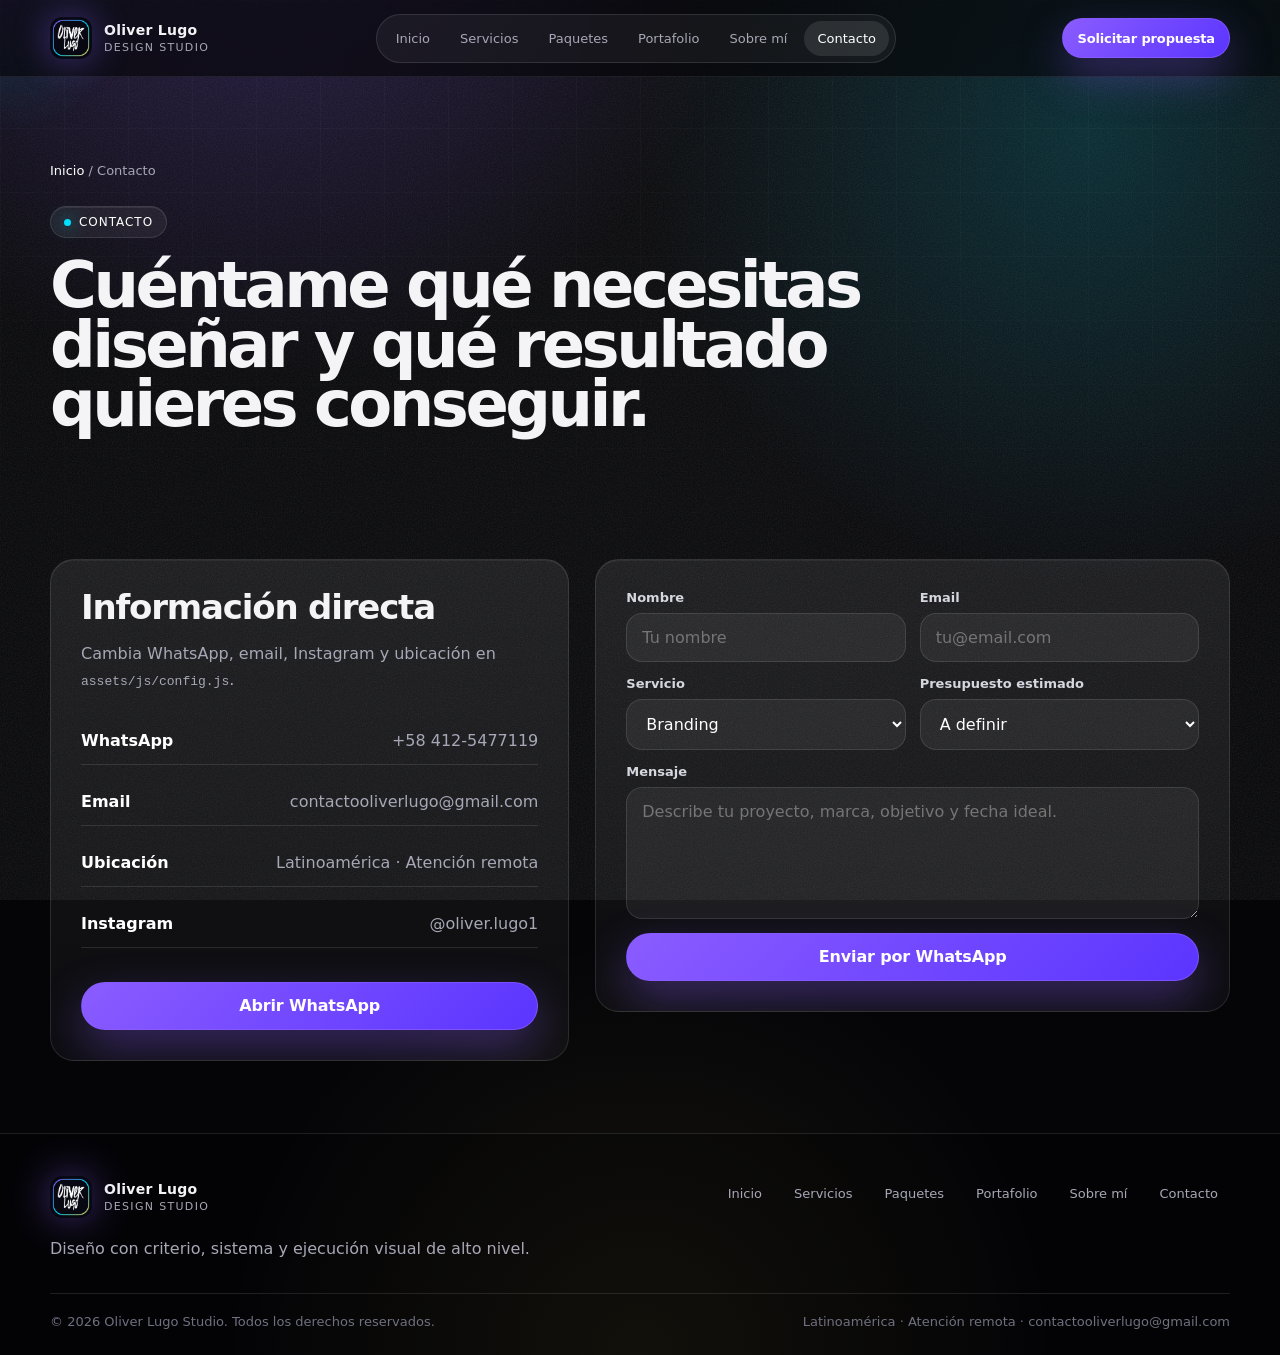
<file: contacto.html>
<!doctype html>
<html lang="es">
<head>
  <meta charset="utf-8"><meta name="viewport" content="width=device-width, initial-scale=1">
  <title>Contacto | Oliver Lugo Studio</title>
  <meta name="description" content="Contacta a Oliver Lugo para proyectos de diseño gráfico, branding, packaging, landing pages y dirección visual.">
  <link rel="icon" href="assets/img/favicon.svg" type="image/svg+xml"><link rel="stylesheet" href="assets/css/styles.css">
</head>
<body>
  <div class="progress-bar"></div><div class="cursor-glow"></div><div data-nav></div>
  <main>
    <section class="page-hero"><div class="container"><div class="breadcrumb"><a href="index.html">Inicio</a> / Contacto</div><span class="kicker">Contacto</span><h1 class="title-xl" style="margin-top:18px;max-width:900px">Cuéntame qué necesitas diseñar y qué resultado quieres conseguir.</h1></div></section>
    <section class="section compact">
      <div class="container contact-grid">
        <aside class="card contact-card reveal">
          <h2 class="title-md">Información directa</h2>
          <p class="text-muted" style="line-height:1.6">Cambia WhatsApp, email, Instagram y ubicación en <code>assets/js/config.js</code>.</p>
          <ul class="contact-list" data-contact-info></ul>
          <div class="hero-actions"><a class="btn primary full" data-whatsapp data-message="Hola Oliver, quiero una propuesta de diseño gráfico.">Abrir WhatsApp</a></div>
        </aside>
        <form class="card contact-card form reveal delay-2" data-contact-form>
          <div class="form-row">
            <div class="field"><label for="name">Nombre</label><input id="name" name="name" type="text" placeholder="Tu nombre" required></div>
            <div class="field"><label for="email">Email</label><input id="email" name="email" type="email" placeholder="tu@email.com"></div>
          </div>
          <div class="form-row">
            <div class="field"><label for="service">Servicio</label><select id="service" name="service"><option>Branding</option><option>Creativos para redes y ads</option><option>Packaging</option><option>Landing page</option><option>Dirección visual con IA</option><option>Auditoría visual</option></select></div>
            <div class="field"><label for="budget">Presupuesto estimado</label><select id="budget" name="budget"><option>A definir</option><option>$150 - $300</option><option>$300 - $650</option><option>$650+</option></select></div>
          </div>
          <div class="field"><label for="message">Mensaje</label><textarea id="message" name="message" placeholder="Describe tu proyecto, marca, objetivo y fecha ideal."></textarea></div>
          <button class="btn primary full" type="submit">Enviar por WhatsApp</button>
        </form>
      </div>
    </section>
  </main>
  <div data-footer></div><script src="assets/js/config.js"></script><script src="assets/js/app.js"></script>
</body>
</html>
</file>
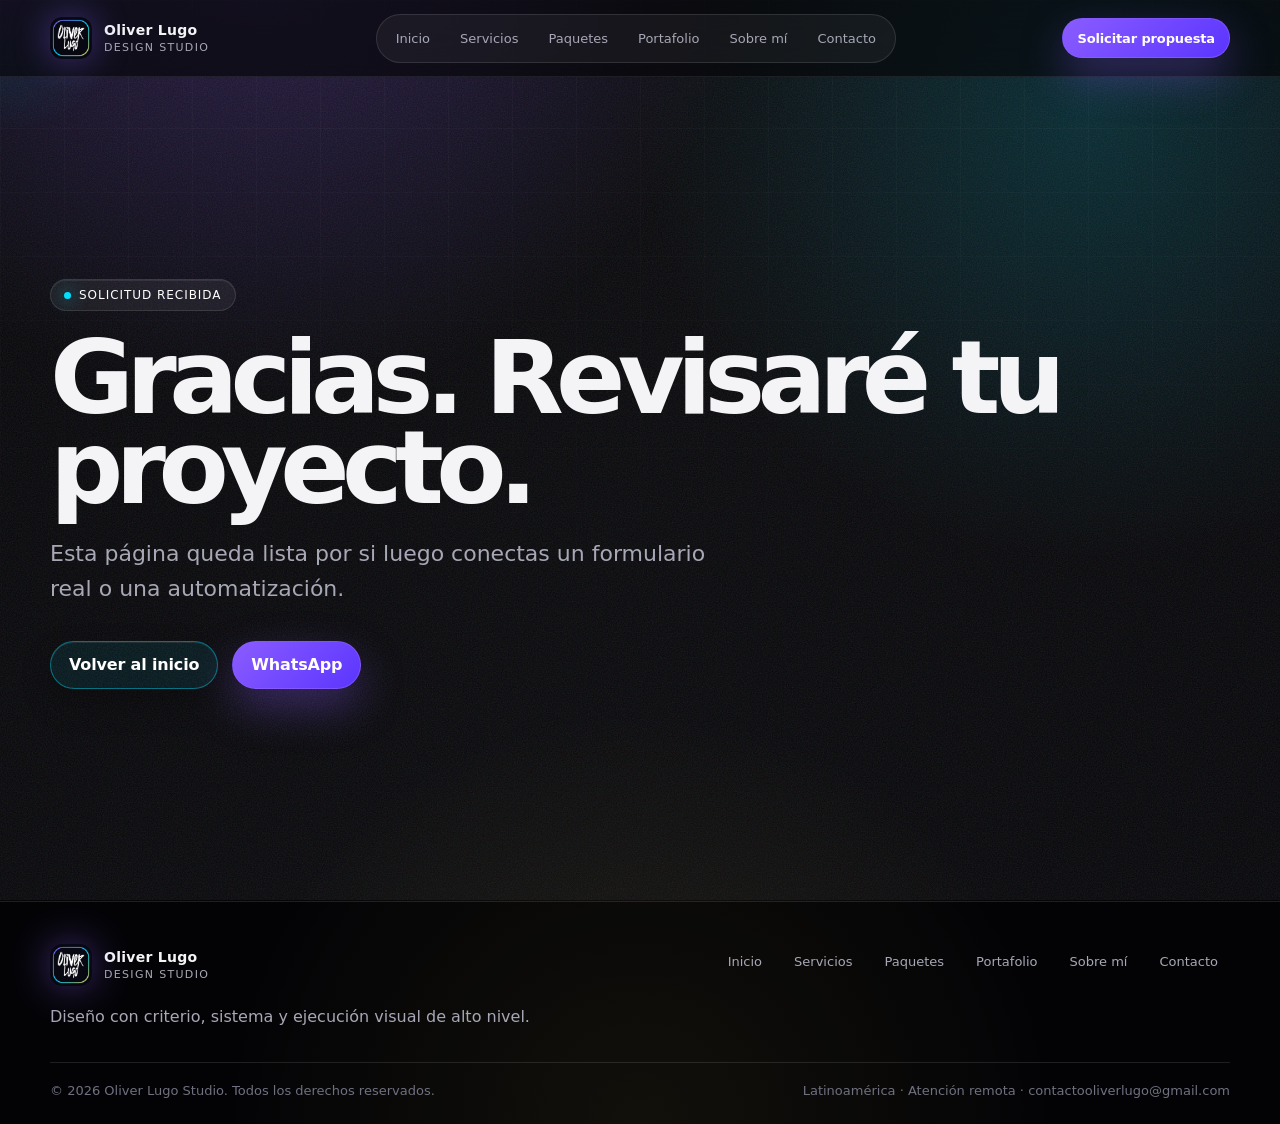
<file: gracias.html>
<!doctype html>
<html lang="es">
<head>
  <meta charset="utf-8"><meta name="viewport" content="width=device-width, initial-scale=1">
  <title>Gracias | Oliver Lugo Studio</title>
  <link rel="icon" href="assets/img/favicon.svg" type="image/svg+xml"><link rel="stylesheet" href="assets/css/styles.css">
</head>
<body>
  <div class="progress-bar"></div><div class="cursor-glow"></div><div data-nav></div>
  <main><section class="hero"><div class="container"><span class="kicker">Solicitud recibida</span><h1 class="display">Gracias. Revisaré tu proyecto.</h1><p class="lead">Esta página queda lista por si luego conectas un formulario real o una automatización.</p><div class="hero-actions"><a href="index.html" class="btn secondary">Volver al inicio</a><a class="btn primary" data-whatsapp>WhatsApp</a></div></div></section></main>
  <div data-footer></div><script src="assets/js/config.js"></script><script src="assets/js/app.js"></script>
</body>
</html>
</file>
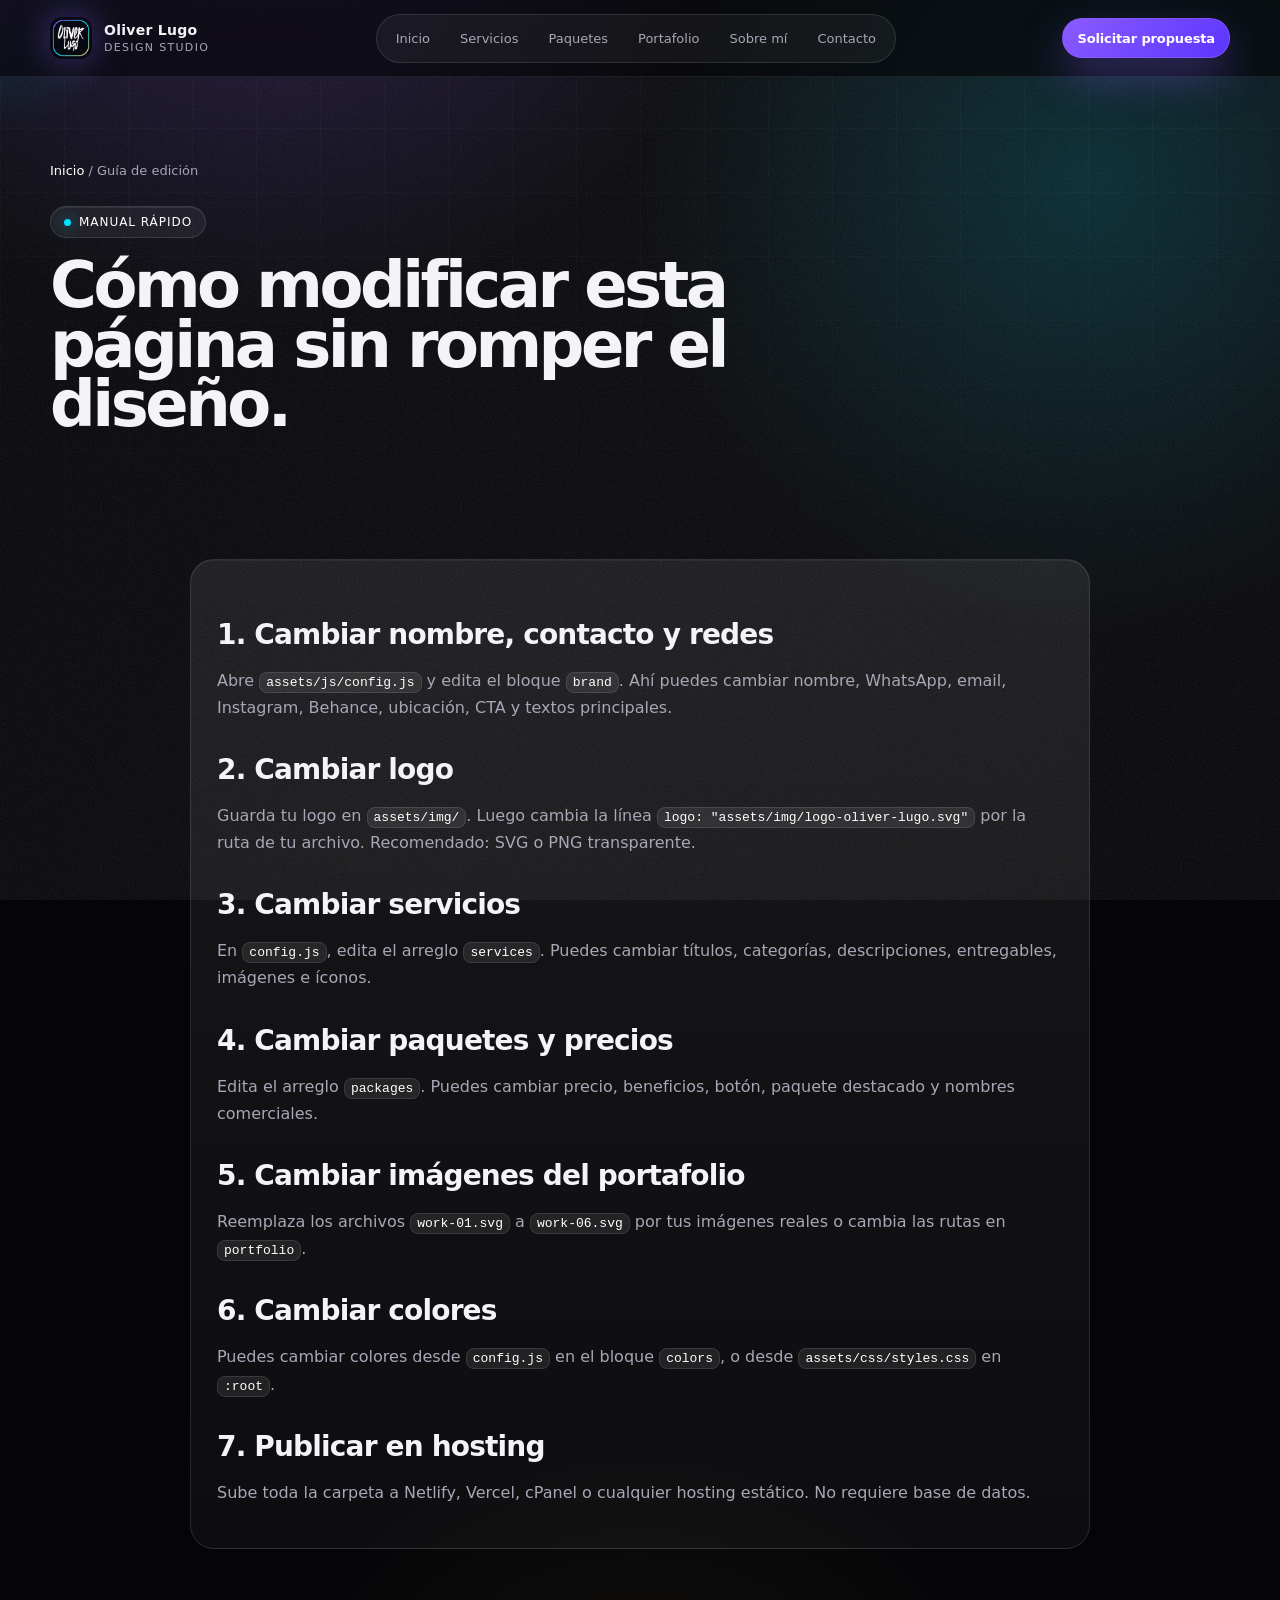
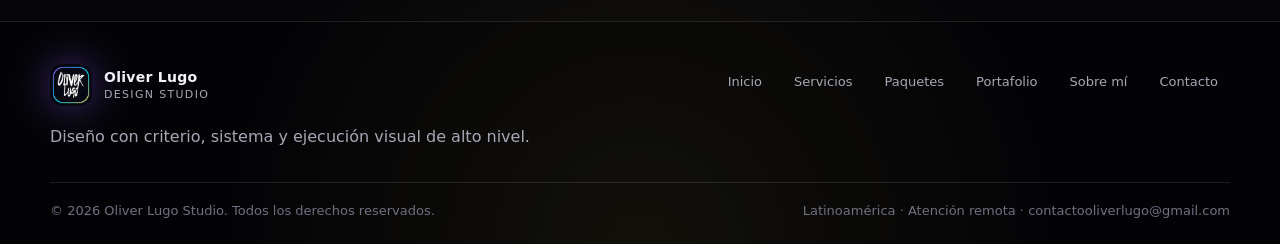
<file: guia-edicion.html>
<!doctype html>
<html lang="es">
<head>
  <meta charset="utf-8"><meta name="viewport" content="width=device-width, initial-scale=1">
  <title>Guía de edición | Oliver Lugo Studio</title>
  <meta name="description" content="Guía para editar logo, textos, servicios, paquetes, contacto e imágenes del sitio de Oliver Lugo Studio.">
  <link rel="icon" href="assets/img/favicon.svg" type="image/svg+xml"><link rel="stylesheet" href="assets/css/styles.css">
</head>
<body>
  <div class="progress-bar"></div><div class="cursor-glow"></div><div data-nav></div>
  <main>
    <section class="page-hero"><div class="container"><div class="breadcrumb"><a href="index.html">Inicio</a> / Guía de edición</div><span class="kicker">Manual rápido</span><h1 class="title-xl" style="margin-top:18px;max-width:900px">Cómo modificar esta página sin romper el diseño.</h1></div></section>
    <section class="section compact">
      <div class="container legal-content card card-pad reveal">
        <h2>1. Cambiar nombre, contacto y redes</h2>
        <p>Abre <code>assets/js/config.js</code> y edita el bloque <code>brand</code>. Ahí puedes cambiar nombre, WhatsApp, email, Instagram, Behance, ubicación, CTA y textos principales.</p>
        <h2>2. Cambiar logo</h2>
        <p>Guarda tu logo en <code>assets/img/</code>. Luego cambia la línea <code>logo: "assets/img/logo-oliver-lugo.svg"</code> por la ruta de tu archivo. Recomendado: SVG o PNG transparente.</p>
        <h2>3. Cambiar servicios</h2>
        <p>En <code>config.js</code>, edita el arreglo <code>services</code>. Puedes cambiar títulos, categorías, descripciones, entregables, imágenes e íconos.</p>
        <h2>4. Cambiar paquetes y precios</h2>
        <p>Edita el arreglo <code>packages</code>. Puedes cambiar precio, beneficios, botón, paquete destacado y nombres comerciales.</p>
        <h2>5. Cambiar imágenes del portafolio</h2>
        <p>Reemplaza los archivos <code>work-01.svg</code> a <code>work-06.svg</code> por tus imágenes reales o cambia las rutas en <code>portfolio</code>.</p>
        <h2>6. Cambiar colores</h2>
        <p>Puedes cambiar colores desde <code>config.js</code> en el bloque <code>colors</code>, o desde <code>assets/css/styles.css</code> en <code>:root</code>.</p>
        <h2>7. Publicar en hosting</h2>
        <p>Sube toda la carpeta a Netlify, Vercel, cPanel o cualquier hosting estático. No requiere base de datos.</p>
      </div>
    </section>
  </main>
  <div data-footer></div><script src="assets/js/config.js"></script><script src="assets/js/app.js"></script>
</body>
</html>
</file>
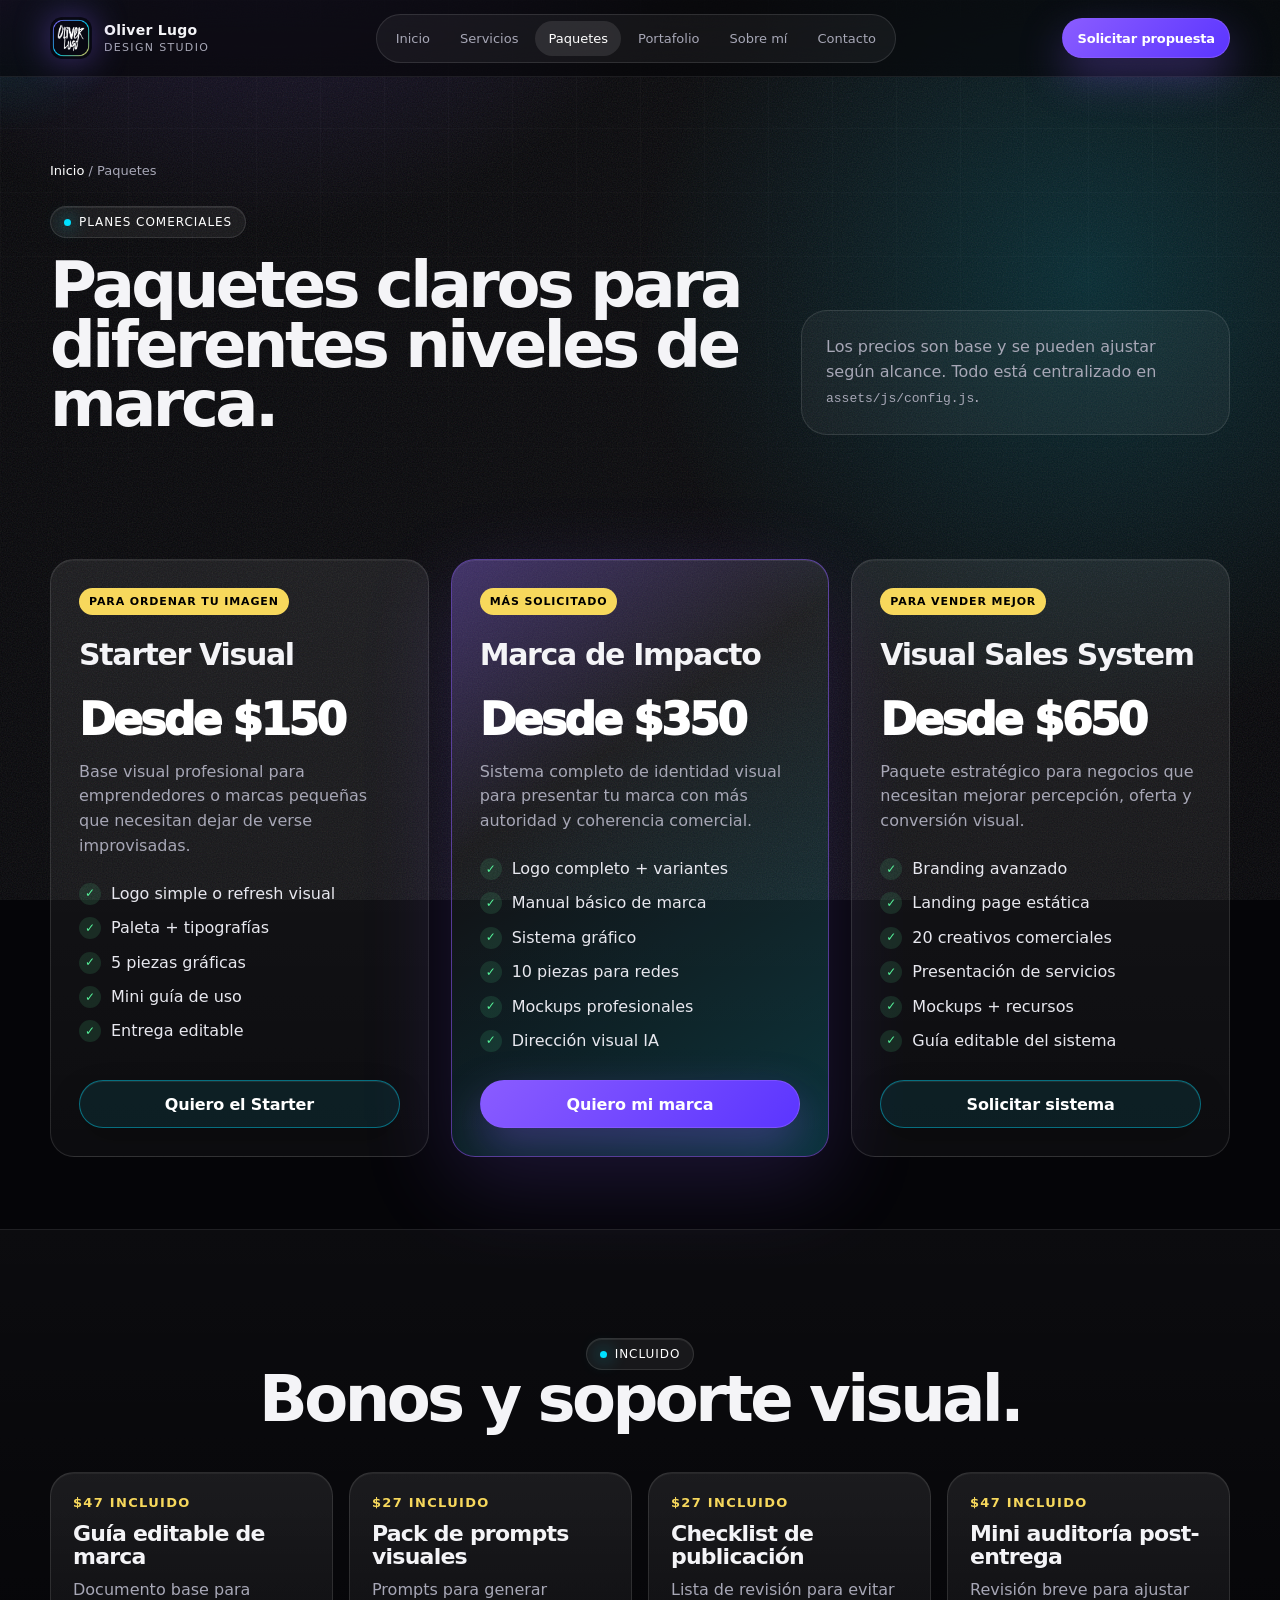
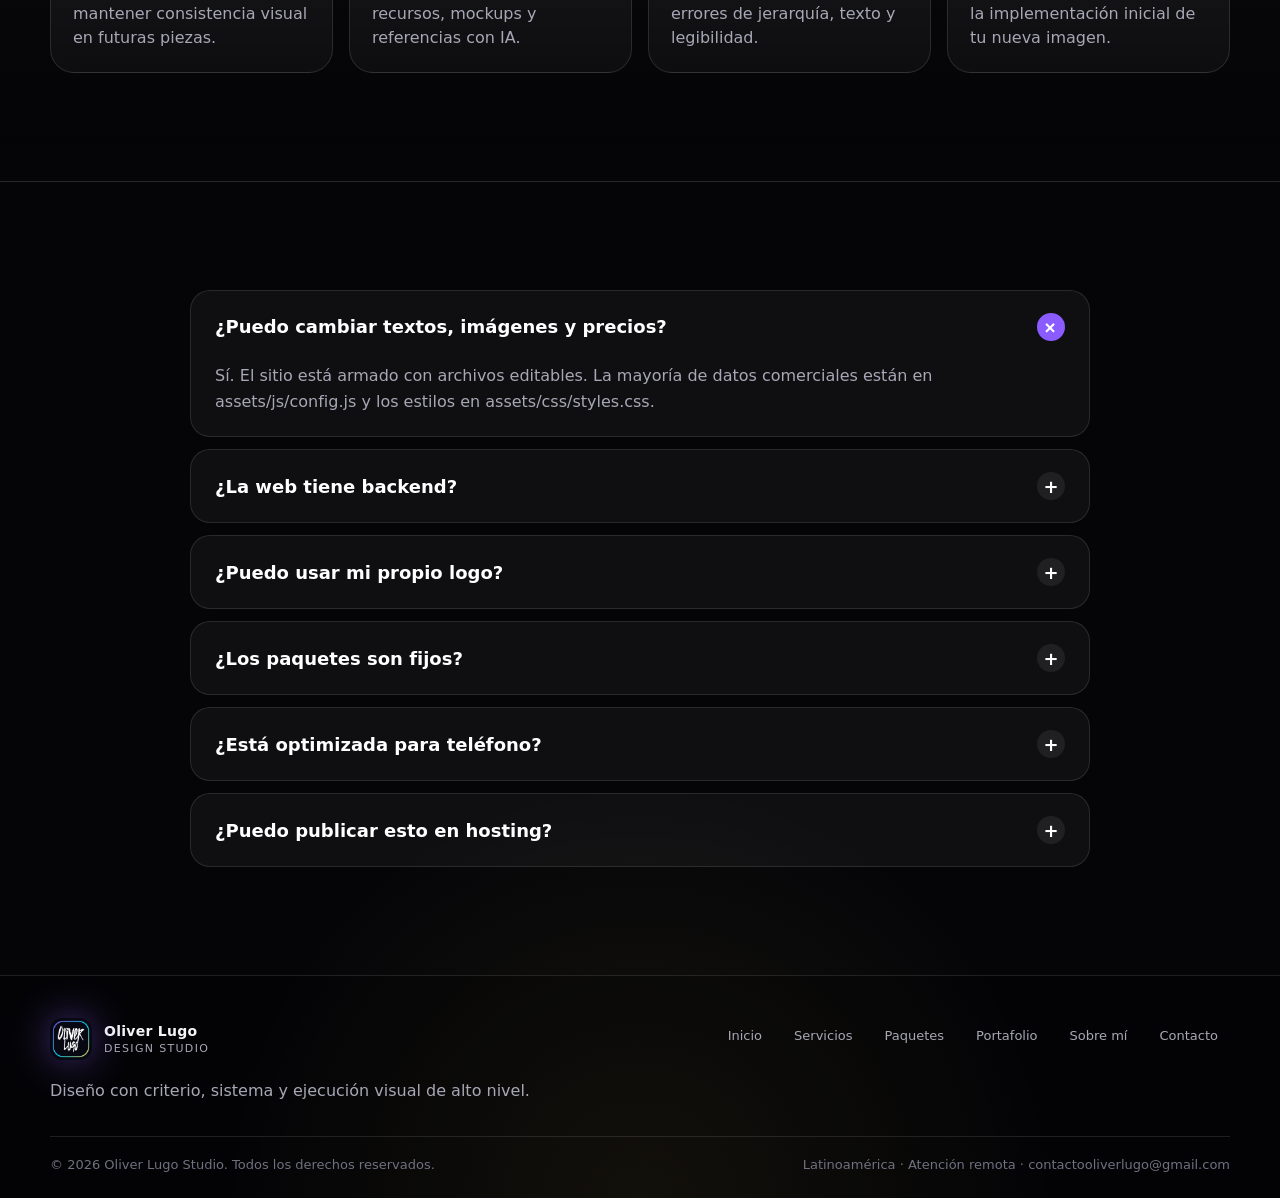
<file: paquetes.html>
<!doctype html>
<html lang="es">
<head>
  <meta charset="utf-8"><meta name="viewport" content="width=device-width, initial-scale=1">
  <title>Paquetes de diseño gráfico | Oliver Lugo Studio</title>
  <meta name="description" content="Paquetes editables de diseño gráfico, branding, landing pages, creativos comerciales y sistemas visuales.">
  <link rel="icon" href="assets/img/favicon.svg" type="image/svg+xml"><link rel="stylesheet" href="assets/css/styles.css">
</head>
<body>
  <div class="progress-bar"></div><div class="cursor-glow"></div><div data-nav></div>
  <main>
    <section class="page-hero">
      <div class="container page-hero-grid">
        <div class="reveal">
          <div class="breadcrumb"><a href="index.html">Inicio</a> / Paquetes</div>
          <span class="kicker">Planes comerciales</span>
          <h1 class="title-xl" style="margin-top:18px">Paquetes claros para diferentes niveles de marca.</h1>
        </div>
        <aside class="page-card reveal delay-2"><p>Los precios son base y se pueden ajustar según alcance. Todo está centralizado en <code>assets/js/config.js</code>.</p></aside>
      </div>
    </section>
    <section class="section compact"><div class="container"><div class="grid grid-3" data-packages></div></div></section>
    <section class="section dark">
      <div class="container">
        <div class="section-head center reveal"><span class="kicker">Incluido</span><h2 class="title-xl">Bonos y soporte visual.</h2></div>
        <div class="bonus-grid" data-bonuses></div>
      </div>
    </section>
    <section class="section">
      <div class="container"><div class="faq-list" data-faq></div></div>
    </section>
  </main>
  <div data-footer></div><script src="assets/js/config.js"></script><script src="assets/js/app.js"></script>
</body>
</html>
</file>
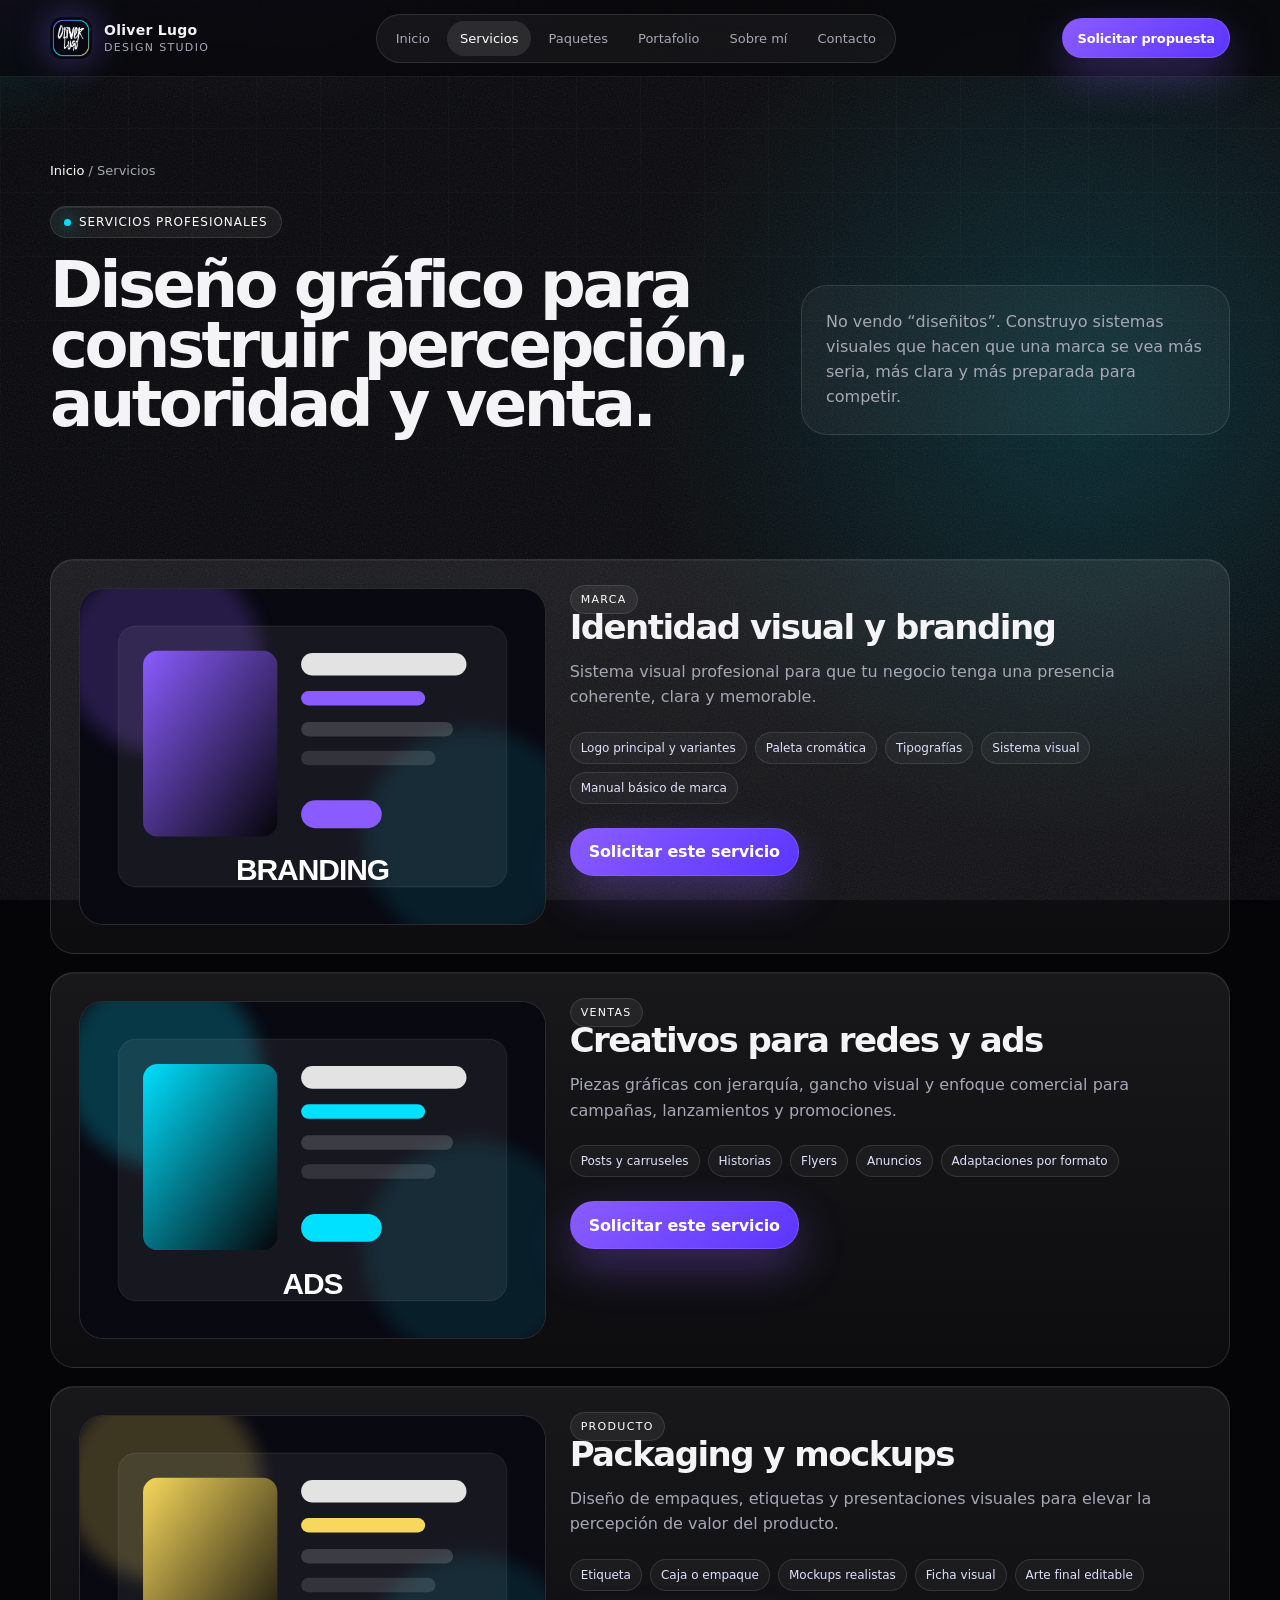
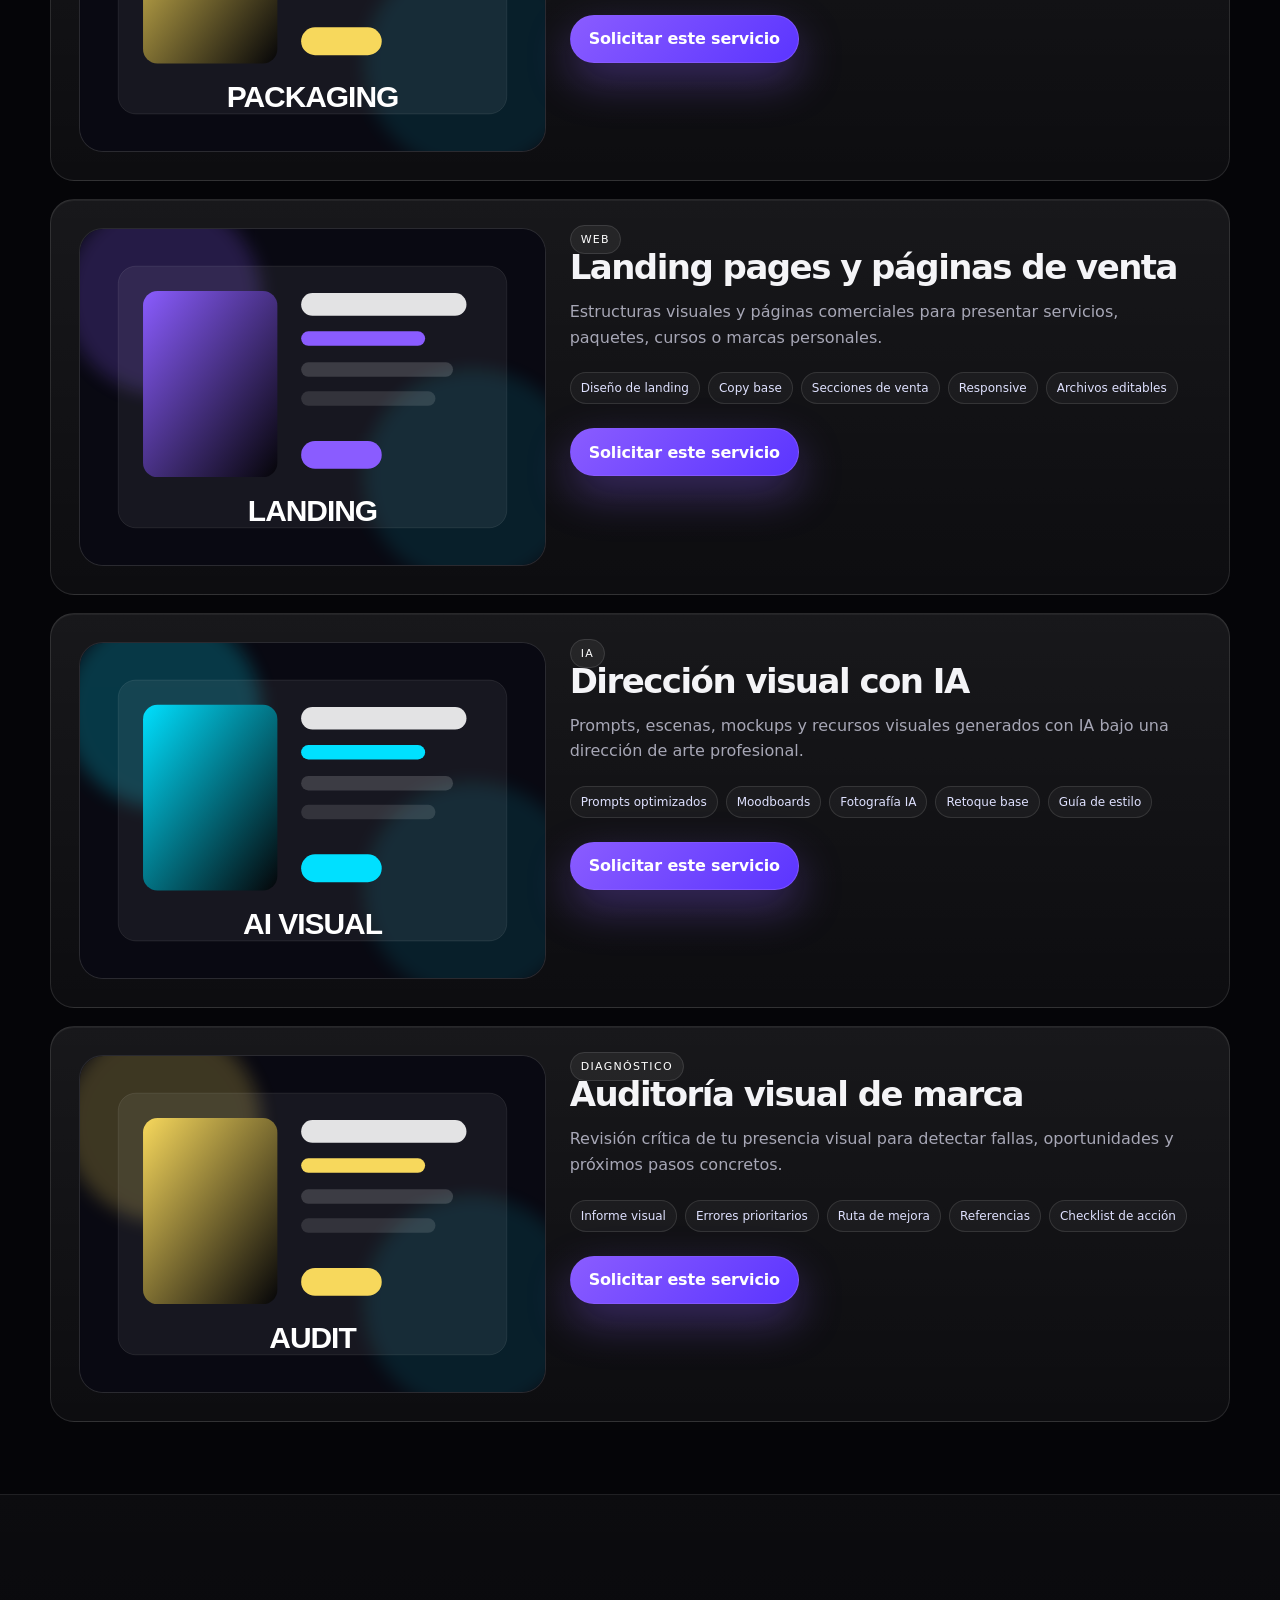
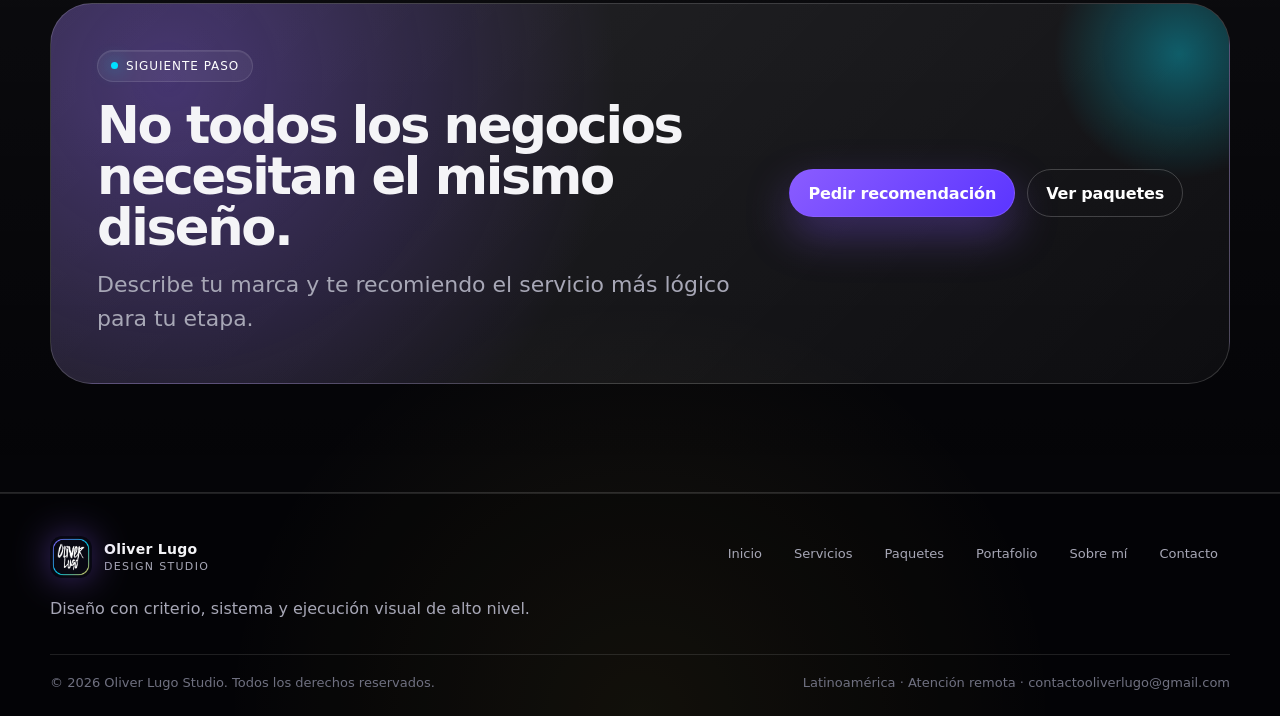
<file: servicios.html>
<!doctype html>
<html lang="es">
<head>
  <meta charset="utf-8"><meta name="viewport" content="width=device-width, initial-scale=1">
  <title>Servicios | Oliver Lugo Studio</title>
  <meta name="description" content="Servicios de diseño gráfico: branding, creativos comerciales, packaging, landing pages, dirección visual con IA y auditoría visual.">
  <link rel="icon" href="assets/img/favicon.svg" type="image/svg+xml"><link rel="stylesheet" href="assets/css/styles.css">
</head>
<body>
  <div class="progress-bar"></div><div class="cursor-glow"></div><div data-nav></div>
  <main>
    <section class="page-hero">
      <div class="container page-hero-grid">
        <div class="reveal">
          <div class="breadcrumb"><a href="index.html">Inicio</a> / Servicios</div>
          <span class="kicker">Servicios profesionales</span>
          <h1 class="title-xl" style="margin-top:18px">Diseño gráfico para construir percepción, autoridad y venta.</h1>
        </div>
        <aside class="page-card reveal delay-2"><p>No vendo “diseñitos”. Construyo sistemas visuales que hacen que una marca se vea más seria, más clara y más preparada para competir.</p></aside>
      </div>
    </section>
    <section class="section compact">
      <div class="container" data-services data-detailed="true"></div>
    </section>
    <section class="section dark">
      <div class="container">
        <div class="cta-band reveal"><div class="cta-grid"><div><span class="kicker">Siguiente paso</span><h2 class="title-lg" style="margin-top:18px">No todos los negocios necesitan el mismo diseño.</h2><p class="lead" style="margin-top:14px">Describe tu marca y te recomiendo el servicio más lógico para tu etapa.</p></div><div class="cta-actions"><a class="btn primary" data-whatsapp data-message="Hola Oliver, quiero saber qué servicio de diseño gráfico necesito.">Pedir recomendación</a><a href="paquetes.html" class="btn ghost">Ver paquetes</a></div></div></div>
      </div>
    </section>
  </main>
  <div data-footer></div><script src="assets/js/config.js"></script><script src="assets/js/app.js"></script>
</body>
</html>
</file>
<file: assets/css/styles.css>
/*
  OLIVER LUGO — WEBSITE STYLES
  Edita colores base en :root o en assets/js/config.js.
  Proyecto estático: HTML + CSS + JavaScript puro.
*/
:root{
  --bg:#050508;
  --bg-2:#080812;
  --surface:#101017;
  --surface-2:#171724;
  --line:rgba(255,255,255,.11);
  --line-strong:rgba(255,255,255,.2);
  --text:#f4f4f7;
  --muted:#a7a7b6;
  --dim:#6f7080;
  --primary:#8a5cff;
  --secondary:#00e0ff;
  --accent:#f7d85c;
  --danger:#ff3d81;
  --success:#57f29a;
  --radius-sm:14px;
  --radius:24px;
  --radius-lg:38px;
  --shadow:0 24px 80px rgba(0,0,0,.35);
  --max:1180px;
  --ease:cubic-bezier(.16,1,.3,1);
}
*{box-sizing:border-box}
html{scroll-behavior:smooth}
body{
  margin:0;
  color:var(--text);
  background:
    radial-gradient(circle at 20% -10%, rgba(138,92,255,.28), transparent 32rem),
    radial-gradient(circle at 85% 10%, rgba(0,224,255,.16), transparent 28rem),
    radial-gradient(circle at 50% 100%, rgba(247,216,92,.08), transparent 26rem),
    var(--bg);
  font-family:Inter, ui-sans-serif, system-ui, -apple-system, BlinkMacSystemFont, "Segoe UI", sans-serif;
  overflow-x:hidden;
}
body::before{
  content:"";
  position:fixed;
  inset:0;
  z-index:-3;
  background-image:
    linear-gradient(rgba(255,255,255,.035) 1px, transparent 1px),
    linear-gradient(90deg, rgba(255,255,255,.035) 1px, transparent 1px);
  background-size:64px 64px;
  mask-image:linear-gradient(to bottom, rgba(0,0,0,.8), transparent 78%);
}
body::after{
  content:"";
  position:fixed;
  inset:0;
  z-index:-2;
  pointer-events:none;
  background:linear-gradient(115deg, transparent, rgba(255,255,255,.02), transparent), url("../img/noise.svg");
  opacity:.5;
  mix-blend-mode:screen;
}
a{color:inherit;text-decoration:none}
button,input,textarea,select{font:inherit}
img,svg{max-width:100%;display:block}
::selection{background:var(--primary);color:#fff}
.skip-link{
  position:absolute;
  left:-999px;
  top:16px;
  background:#fff;
  color:#000;
  padding:10px 14px;
  border-radius:10px;
  z-index:999;
}
.skip-link:focus{left:16px}
.progress-bar{
  position:fixed;
  top:0;
  left:0;
  height:3px;
  width:0%;
  z-index:1000;
  background:linear-gradient(90deg,var(--primary),var(--secondary),var(--accent));
  box-shadow:0 0 24px rgba(0,224,255,.42);
}
.cursor-glow{
  position:fixed;
  width:300px;
  height:300px;
  border-radius:999px;
  pointer-events:none;
  z-index:-1;
  background:radial-gradient(circle, rgba(138,92,255,.20), rgba(0,224,255,.08), transparent 65%);
  transform:translate(-50%,-50%);
  opacity:.8;
  filter:blur(4px);
}
.container{width:min(var(--max), calc(100% - 40px));margin-inline:auto}
.section{padding:108px 0;position:relative}
.section.compact{padding:72px 0}
.section.dark{
  background:linear-gradient(180deg, rgba(255,255,255,.03), rgba(255,255,255,0));
  border-top:1px solid var(--line);
  border-bottom:1px solid var(--line);
}
.kicker{
  display:inline-flex;
  gap:8px;
  align-items:center;
  color:#fff;
  border:1px solid var(--line);
  border-radius:999px;
  padding:8px 13px;
  font-size:12px;
  letter-spacing:.08em;
  text-transform:uppercase;
  background:rgba(255,255,255,.06);
  box-shadow:inset 0 1px 0 rgba(255,255,255,.08);
}
.kicker::before{
  content:"";
  width:7px;
  height:7px;
  border-radius:50%;
  background:var(--secondary);
  box-shadow:0 0 18px var(--secondary);
}
.display{
  font-size:clamp(48px,8vw,112px);
  line-height:.88;
  letter-spacing:-.075em;
  margin:22px 0 24px;
  font-weight:900;
}
.gradient-text{
  color:transparent;
  background:linear-gradient(90deg,#fff,var(--secondary),var(--primary),var(--accent));
  -webkit-background-clip:text;
  background-clip:text;
}
.title-xl{
  font-size:clamp(38px,5vw,76px);
  line-height:.93;
  letter-spacing:-.055em;
  margin:0;
  font-weight:900;
}
.title-lg{
  font-size:clamp(30px,4vw,56px);
  line-height:1;
  letter-spacing:-.045em;
  margin:0;
  font-weight:900;
}
.title-md{font-size:clamp(22px,3vw,34px);letter-spacing:-.035em;line-height:1.05;margin:0;font-weight:850}
.lead{font-size:clamp(18px,2vw,22px);line-height:1.58;color:var(--muted);max-width:760px;margin:0}
.text-muted{color:var(--muted)}
.text-dim{color:var(--dim)}
.grid{display:grid;gap:22px}
.grid-2{grid-template-columns:repeat(2,minmax(0,1fr))}
.grid-3{grid-template-columns:repeat(3,minmax(0,1fr))}
.grid-4{grid-template-columns:repeat(4,minmax(0,1fr))}
.header{
  position:sticky;
  top:0;
  z-index:900;
  backdrop-filter:blur(22px);
  background:rgba(5,5,8,.64);
  border-bottom:1px solid rgba(255,255,255,.08);
}
.nav{
  height:76px;
  display:flex;
  align-items:center;
  justify-content:space-between;
  gap:18px;
}
.brand{
  display:flex;
  align-items:center;
  gap:12px;
  min-width:max-content;
}
.brand-logo{width:42px;height:42px;filter:drop-shadow(0 0 18px rgba(138,92,255,.45))}
.brand-text{display:flex;flex-direction:column;line-height:1}
.brand-name{font-size:14px;font-weight:850;letter-spacing:.02em}
.brand-studio{font-size:11px;color:var(--muted);margin-top:5px;text-transform:uppercase;letter-spacing:.12em}
.nav-links{display:flex;align-items:center;gap:4px;padding:6px;border:1px solid var(--line);border-radius:999px;background:rgba(255,255,255,.05)}
.nav-links a{font-size:13px;color:var(--muted);padding:10px 13px;border-radius:999px;transition:.25s var(--ease)}
.nav-links a:hover,.nav-links a.active{color:#fff;background:rgba(255,255,255,.10)}
.nav-cta{display:flex;align-items:center;gap:10px}
.mobile-toggle{display:none;background:transparent;color:#fff;border:1px solid var(--line);border-radius:14px;width:44px;height:44px;align-items:center;justify-content:center}
.mobile-toggle span{display:block;width:18px;height:2px;background:#fff;position:relative;transition:.25s var(--ease)}
.mobile-toggle span::before,.mobile-toggle span::after{content:"";position:absolute;left:0;width:18px;height:2px;background:#fff;transition:.25s var(--ease)}
.mobile-toggle span::before{top:-6px}.mobile-toggle span::after{top:6px}
.mobile-toggle.is-open span{background:transparent}.mobile-toggle.is-open span::before{top:0;transform:rotate(45deg)}.mobile-toggle.is-open span::after{top:0;transform:rotate(-45deg)}
.btn{
  display:inline-flex;
  align-items:center;
  justify-content:center;
  gap:10px;
  border:1px solid var(--line-strong);
  border-radius:999px;
  padding:13px 18px;
  min-height:48px;
  font-weight:800;
  letter-spacing:-.01em;
  color:#fff;
  background:rgba(255,255,255,.07);
  box-shadow:inset 0 1px 0 rgba(255,255,255,.08), 0 14px 32px rgba(0,0,0,.22);
  transition:transform .25s var(--ease), border-color .25s var(--ease), background .25s var(--ease);
  cursor:pointer;
}
.btn:hover{transform:translateY(-2px);border-color:rgba(255,255,255,.36);background:rgba(255,255,255,.1)}
.btn.primary{border-color:rgba(138,92,255,.65);background:linear-gradient(135deg,var(--primary),#5b35ff);box-shadow:0 18px 44px rgba(138,92,255,.34)}
.btn.primary:hover{box-shadow:0 22px 54px rgba(138,92,255,.42)}
.btn.secondary{background:rgba(0,224,255,.08);border-color:rgba(0,224,255,.42)}
.btn.ghost{background:transparent;box-shadow:none}
.btn.full{width:100%}
.btn.small{min-height:40px;padding:10px 14px;font-size:13px}
.hero{padding:80px 0 90px;position:relative;min-height:calc(100vh - 76px);display:grid;align-items:center}
.hero-grid{display:grid;grid-template-columns:1.05fr .95fr;gap:48px;align-items:center}
.hero-copy{position:relative;z-index:2}
.hero .lead{max-width:670px}
.hero-actions{display:flex;gap:14px;flex-wrap:wrap;margin-top:34px}
.hero-bullets{display:flex;gap:10px;flex-wrap:wrap;margin:26px 0 0;padding:0;list-style:none}
.hero-bullets li{font-size:13px;color:#dfe1ff;padding:9px 12px;border:1px solid var(--line);border-radius:999px;background:rgba(255,255,255,.05)}
.hero-visual{position:relative;min-height:620px;display:grid;place-items:center;perspective:1200px}
.hero-card{
  position:relative;
  width:min(500px,100%);
  border:1px solid rgba(255,255,255,.14);
  border-radius:42px;
  overflow:hidden;
  background:linear-gradient(180deg,rgba(255,255,255,.12),rgba(255,255,255,.035));
  box-shadow:var(--shadow);
  transform:rotate(-2deg);
}
.hero-card::before{content:"";position:absolute;inset:-2px;background:linear-gradient(145deg,rgba(138,92,255,.7),transparent 28%,rgba(0,224,255,.4),transparent 72%,rgba(247,216,92,.4));z-index:-1;filter:blur(12px)}
.hero-card-inner{padding:16px;background:rgba(7,7,12,.56);backdrop-filter:blur(20px)}
.hero-img{border-radius:30px;border:1px solid rgba(255,255,255,.1);width:100%}
.float-badge{
  position:absolute;
  display:flex;
  align-items:center;
  gap:10px;
  padding:13px 15px;
  border-radius:18px;
  border:1px solid var(--line);
  background:rgba(10,10,18,.7);
  backdrop-filter:blur(18px);
  box-shadow:0 18px 50px rgba(0,0,0,.30);
  font-size:13px;
  color:#fff;
}
.float-badge strong{display:block;font-size:16px}.float-badge small{display:block;color:var(--muted);margin-top:3px}
.float-badge.one{left:-10px;top:80px;animation:floatY 5s ease-in-out infinite}
.float-badge.two{right:-16px;bottom:105px;animation:floatY 5s ease-in-out infinite reverse}
.float-badge.three{left:50px;bottom:12px;animation:floatX 6s ease-in-out infinite}
.icon-dot{width:12px;height:12px;border-radius:99px;background:var(--secondary);box-shadow:0 0 22px var(--secondary)}
@keyframes floatY{0%,100%{transform:translateY(0)}50%{transform:translateY(-16px)}}
@keyframes floatX{0%,100%{transform:translateX(0)}50%{transform:translateX(14px)}}
.marquee-wrap{border-block:1px solid var(--line);background:rgba(255,255,255,.035);overflow:hidden;white-space:nowrap}
.marquee{display:flex;width:max-content;animation:marquee 28s linear infinite}
.marquee span{display:inline-flex;align-items:center;gap:12px;padding:18px 22px;color:#fff;font-weight:850;text-transform:uppercase;letter-spacing:.08em;font-size:12px}
.marquee span::before{content:"";width:8px;height:8px;border-radius:50%;background:var(--accent);box-shadow:0 0 14px var(--accent)}
@keyframes marquee{from{transform:translateX(0)}to{transform:translateX(-50%)}}
.section-head{display:flex;align-items:end;justify-content:space-between;gap:34px;margin-bottom:42px}
.section-head.center{text-align:center;display:block}.section-head.center .lead{margin:16px auto 0}
.card{
  border:1px solid var(--line);
  border-radius:var(--radius);
  background:linear-gradient(180deg,rgba(255,255,255,.08),rgba(255,255,255,.035));
  box-shadow:inset 0 1px 0 rgba(255,255,255,.05);
  overflow:hidden;
  transition:transform .35s var(--ease), border-color .35s var(--ease), background .35s var(--ease);
}
.card:hover{transform:translateY(-6px);border-color:rgba(255,255,255,.24);background:linear-gradient(180deg,rgba(255,255,255,.105),rgba(255,255,255,.045))}
.card-pad{padding:26px}
.stats-grid{display:grid;grid-template-columns:repeat(4,1fr);gap:14px;margin-top:46px}
.stat-card{padding:26px;border:1px solid var(--line);border-radius:24px;background:rgba(255,255,255,.045)}
.stat-card strong{display:block;font-size:clamp(30px,4vw,48px);letter-spacing:-.05em;line-height:.95}.stat-card span{display:block;color:var(--muted);margin-top:10px}
.work-strip{display:grid;grid-template-columns:repeat(6,minmax(230px,1fr));gap:16px;overflow:auto;padding:4px 2px 18px;scroll-snap-type:x mandatory}.work-strip::-webkit-scrollbar{height:8px}.work-strip::-webkit-scrollbar-thumb{background:rgba(255,255,255,.18);border-radius:999px}
.work-card{min-width:230px;scroll-snap-align:start;border-radius:26px;overflow:hidden;border:1px solid var(--line);background:var(--surface)}
.work-card img{width:100%;aspect-ratio:4/5;object-fit:cover;transition:transform .5s var(--ease)}.work-card:hover img{transform:scale(1.05)}
.work-meta{padding:18px}.work-meta span{font-size:12px;color:var(--secondary);text-transform:uppercase;letter-spacing:.12em;font-weight:800}.work-meta h3{font-size:18px;line-height:1.08;margin:8px 0 0;letter-spacing:-.03em}
.pain-grid{display:grid;grid-template-columns:.9fr 1.1fr;gap:34px;align-items:stretch}.pain-panel{padding:34px;border-radius:var(--radius-lg);border:1px solid var(--line);background:radial-gradient(circle at 30% 0%,rgba(138,92,255,.18),transparent 40%),rgba(255,255,255,.045)}
.problem-list{display:grid;gap:14px}.problem-card{padding:24px;border-radius:22px;border:1px solid var(--line);background:rgba(255,255,255,.045)}.problem-card h3{margin:0 0 10px;font-size:22px;letter-spacing:-.03em}.problem-card p{margin:0;color:var(--muted);line-height:1.55}
.service-card{position:relative;min-height:390px;display:flex;flex-direction:column;justify-content:space-between}.service-top{display:flex;justify-content:space-between;gap:14px}.service-icon{width:52px;height:52px;border-radius:18px;display:grid;place-items:center;background:rgba(138,92,255,.16);border:1px solid rgba(138,92,255,.28);font-size:24px}.pill{font-size:11px;text-transform:uppercase;letter-spacing:.12em;color:#fff;border:1px solid var(--line);border-radius:999px;padding:7px 10px;background:rgba(255,255,255,.06);height:max-content}.service-card h3{margin:26px 0 12px;font-size:28px;line-height:1;letter-spacing:-.04em}.service-card p{color:var(--muted);line-height:1.55;margin:0}.deliverables{display:flex;flex-wrap:wrap;gap:8px;margin-top:24px}.deliverables span{font-size:12px;color:#dfe1ff;border:1px solid var(--line);border-radius:999px;padding:8px 10px;background:rgba(255,255,255,.04)}
.process-grid{counter-reset:process}.process-card{padding:28px;position:relative;overflow:hidden}.process-card::after{content:attr(data-step);position:absolute;right:18px;top:10px;font-size:78px;line-height:1;font-weight:900;letter-spacing:-.08em;color:rgba(255,255,255,.045)}.process-card h3{font-size:24px;margin:0 0 12px;letter-spacing:-.035em}.process-card p{margin:0;color:var(--muted);line-height:1.55}
.package-card{padding:28px;display:flex;flex-direction:column;position:relative;min-height:560px}.package-card.featured{border-color:rgba(138,92,255,.55);box-shadow:0 26px 90px rgba(138,92,255,.18), inset 0 1px 0 rgba(255,255,255,.09)}.package-card.featured::before{content:"";position:absolute;inset:-1px;border-radius:inherit;background:linear-gradient(145deg,rgba(138,92,255,.32),transparent 35%,rgba(0,224,255,.18));z-index:-1}.package-tag{align-self:flex-start;color:#000;background:var(--accent);border-radius:999px;padding:7px 10px;font-size:11px;font-weight:900;text-transform:uppercase;letter-spacing:.08em}.package-card h3{font-size:30px;letter-spacing:-.045em;margin:22px 0 8px}.price{font-size:44px;line-height:1;font-weight:950;letter-spacing:-.06em;margin:18px 0;color:#fff}.package-card p{color:var(--muted);line-height:1.55;margin:0 0 24px}.feature-list{list-style:none;margin:0 0 28px;padding:0;display:grid;gap:12px}.feature-list li{display:flex;gap:10px;color:#e8e8ef;line-height:1.4}.feature-list li::before{content:"✓";flex:0 0 22px;width:22px;height:22px;border-radius:50%;display:grid;place-items:center;background:rgba(87,242,154,.12);color:var(--success);font-size:12px;font-weight:900}.package-card .btn{margin-top:auto}
.bonus-grid{display:grid;grid-template-columns:repeat(4,1fr);gap:16px}.bonus-card{padding:22px}.bonus-card strong{display:block;color:var(--accent);font-size:13px;text-transform:uppercase;letter-spacing:.1em;margin-bottom:12px}.bonus-card h3{margin:0 0 10px;font-size:22px;line-height:1.05;letter-spacing:-.035em}.bonus-card p{margin:0;color:var(--muted);line-height:1.5}
.cta-band{position:relative;overflow:hidden;border:1px solid rgba(255,255,255,.16);border-radius:42px;padding:46px;background:radial-gradient(circle at 10% 20%,rgba(138,92,255,.35),transparent 28rem),linear-gradient(135deg,rgba(255,255,255,.11),rgba(255,255,255,.035))}.cta-band::after{content:"";position:absolute;right:-80px;top:-80px;width:260px;height:260px;border-radius:50%;background:radial-gradient(circle,rgba(0,224,255,.35),transparent 68%)}.cta-grid{position:relative;z-index:2;display:grid;grid-template-columns:1.2fr .8fr;gap:30px;align-items:center}.cta-actions{display:flex;gap:12px;justify-content:flex-end;flex-wrap:wrap}
.testimonial-grid{display:grid;grid-template-columns:repeat(3,1fr);gap:18px}.quote-card{padding:26px}.quote{font-size:18px;line-height:1.55;color:#ededf5;margin:0 0 22px}.quote-card strong{display:block}.quote-card span{display:block;color:var(--muted);margin-top:4px;font-size:13px}
.about-grid{display:grid;grid-template-columns:.9fr 1.1fr;gap:40px;align-items:center}.portrait-card{border:1px solid var(--line);border-radius:40px;overflow:hidden;background:rgba(255,255,255,.05);box-shadow:var(--shadow)}.portrait-card img{width:100%;height:auto}.about-list{display:grid;gap:12px;margin-top:28px}.about-item{display:flex;gap:13px;padding:16px;border:1px solid var(--line);border-radius:18px;background:rgba(255,255,255,.04)}.about-item::before{content:"";width:9px;height:9px;flex:0 0 9px;margin-top:7px;border-radius:50%;background:var(--secondary);box-shadow:0 0 18px var(--secondary)}.about-item p{margin:0;color:var(--muted);line-height:1.5}
.faq-list{display:grid;gap:12px;max-width:900px;margin:0 auto}.faq-item{border:1px solid var(--line);border-radius:20px;overflow:hidden;background:rgba(255,255,255,.045)}.faq-q{width:100%;display:flex;justify-content:space-between;gap:18px;align-items:center;padding:22px 24px;background:transparent;border:0;color:#fff;text-align:left;cursor:pointer;font-weight:850;font-size:18px}.faq-q span{width:28px;height:28px;flex:0 0 28px;border-radius:50%;display:grid;place-items:center;background:rgba(255,255,255,.07);transition:.25s var(--ease)}.faq-a{max-height:0;overflow:hidden;transition:max-height .35s var(--ease)}.faq-a p{margin:0;padding:0 24px 22px;color:var(--muted);line-height:1.6}.faq-item.is-open .faq-q span{transform:rotate(45deg);background:var(--primary)}.faq-item.is-open .faq-a{max-height:220px}
.page-hero{padding:86px 0 52px}.breadcrumb{font-size:13px;color:var(--muted);margin-bottom:28px}.breadcrumb a{color:#fff}.page-hero-grid{display:grid;grid-template-columns:1fr .6fr;gap:36px;align-items:end}.page-card{padding:24px;border:1px solid var(--line);border-radius:26px;background:rgba(255,255,255,.045)}.page-card p{margin:0;color:var(--muted);line-height:1.55}
.service-detail{display:grid;grid-template-columns:.85fr 1.15fr;gap:24px;align-items:start;padding:28px}.service-detail img{border-radius:24px;border:1px solid var(--line);background:var(--surface)}.service-detail h2{margin:0 0 12px;font-size:34px;letter-spacing:-.045em}.service-detail p{color:var(--muted);line-height:1.6;margin:0}.service-detail .deliverables{margin-top:22px}.service-detail+.service-detail{margin-top:18px}
.portfolio-grid{display:grid;grid-template-columns:repeat(3,1fr);gap:18px}.portfolio-item{position:relative;overflow:hidden;border-radius:28px;border:1px solid var(--line);background:var(--surface)}.portfolio-item img{width:100%;aspect-ratio:4/5;object-fit:cover;transition:transform .55s var(--ease), filter .55s var(--ease)}.portfolio-item:hover img{transform:scale(1.06);filter:brightness(.72)}.portfolio-overlay{position:absolute;inset:auto 14px 14px 14px;padding:18px;border-radius:20px;background:rgba(7,7,12,.72);border:1px solid var(--line);backdrop-filter:blur(18px);transform:translateY(12px);opacity:0;transition:.35s var(--ease)}.portfolio-item:hover .portfolio-overlay{transform:translateY(0);opacity:1}.portfolio-overlay span{font-size:12px;color:var(--secondary);font-weight:850;text-transform:uppercase;letter-spacing:.11em}.portfolio-overlay h3{margin:8px 0 0;font-size:21px;line-height:1.05;letter-spacing:-.035em}
.contact-grid{display:grid;grid-template-columns:.9fr 1.1fr;gap:26px;align-items:start}.contact-card{padding:30px}.contact-list{list-style:none;margin:24px 0 0;padding:0;display:grid;gap:13px}.contact-list li{display:flex;justify-content:space-between;gap:18px;padding:14px 0;border-bottom:1px solid var(--line);color:var(--muted)}.contact-list strong{color:#fff}.form{display:grid;gap:14px}.form-row{display:grid;grid-template-columns:1fr 1fr;gap:14px}.field{display:grid;gap:8px}.field label{font-size:13px;color:#d6d6df;font-weight:750}.field input,.field textarea,.field select{width:100%;border:1px solid var(--line);background:rgba(255,255,255,.06);color:#fff;border-radius:16px;padding:14px 15px;outline:none;transition:.25s var(--ease)}.field textarea{min-height:132px;resize:vertical}.field input:focus,.field textarea:focus,.field select:focus{border-color:rgba(0,224,255,.55);box-shadow:0 0 0 4px rgba(0,224,255,.08)}.field select option{background:#111;color:#fff}
.footer{border-top:1px solid var(--line);padding:42px 0 26px;background:rgba(0,0,0,.22)}.footer-grid{display:grid;grid-template-columns:1fr auto;gap:30px;align-items:start}.footer-links{display:flex;gap:8px;flex-wrap:wrap;justify-content:flex-end}.footer-links a{font-size:13px;color:var(--muted);padding:9px 11px;border-radius:999px;border:1px solid transparent}.footer-links a:hover{color:#fff;border-color:var(--line);background:rgba(255,255,255,.04)}.footer-bottom{display:flex;justify-content:space-between;gap:18px;flex-wrap:wrap;margin-top:32px;padding-top:20px;border-top:1px solid var(--line);color:var(--dim);font-size:13px}
.reveal{opacity:0;transform:translateY(28px);transition:opacity .8s var(--ease), transform .8s var(--ease)}.reveal.is-visible{opacity:1;transform:translateY(0)}
.delay-1{transition-delay:.08s}.delay-2{transition-delay:.16s}.delay-3{transition-delay:.24s}.delay-4{transition-delay:.32s}
.legal-content{max-width:900px}.legal-content h2{font-size:28px;letter-spacing:-.03em;margin:32px 0 12px}.legal-content p,.legal-content li{color:var(--muted);line-height:1.7}.legal-content code{background:rgba(255,255,255,.08);border:1px solid var(--line);padding:2px 6px;border-radius:8px;color:#fff}
@media (max-width:980px){
  .nav-links{position:absolute;top:76px;left:20px;right:20px;display:none;flex-direction:column;align-items:stretch;border-radius:24px;padding:10px;background:rgba(8,8,14,.95);backdrop-filter:blur(24px)}
  .nav-links.is-open{display:flex}.nav-links a{padding:14px 16px}.mobile-toggle{display:flex}.nav-cta .btn{display:none}
  .hero-grid,.pain-grid,.about-grid,.page-hero-grid,.contact-grid,.cta-grid,.service-detail{grid-template-columns:1fr}.hero{padding-top:54px}.hero-visual{min-height:520px}.display{font-size:clamp(48px,14vw,92px)}
  .grid-3,.grid-4,.stats-grid,.bonus-grid,.testimonial-grid,.portfolio-grid{grid-template-columns:repeat(2,1fr)}.section-head{display:block}.section-head .lead{margin-top:16px}.cta-actions{justify-content:flex-start}.footer-grid{grid-template-columns:1fr}.footer-links{justify-content:flex-start}
}
@media (max-width:640px){
  .container{width:min(100% - 28px,var(--max))}.section{padding:78px 0}.hero{min-height:auto}.hero-grid{gap:28px}.hero-visual{min-height:430px}.hero-card{border-radius:30px}.hero-card-inner{padding:10px}.hero-img{border-radius:22px}.float-badge{display:none}.hero-actions,.cta-actions{flex-direction:column}.btn{width:100%}.grid-2,.grid-3,.grid-4,.stats-grid,.bonus-grid,.testimonial-grid,.portfolio-grid{grid-template-columns:1fr}.form-row{grid-template-columns:1fr}.service-card{min-height:auto}.package-card{min-height:auto}.cta-band{padding:28px;border-radius:28px}.page-hero{padding-top:54px}.display{letter-spacing:-.065em}.title-xl{letter-spacing:-.045em}.work-strip{grid-template-columns:repeat(6,230px)}
}
@media (prefers-reduced-motion:reduce){
  *,*::before,*::after{animation-duration:.01ms!important;animation-iteration-count:1!important;scroll-behavior:auto!important;transition-duration:.01ms!important}.cursor-glow{display:none}
}
</file>
